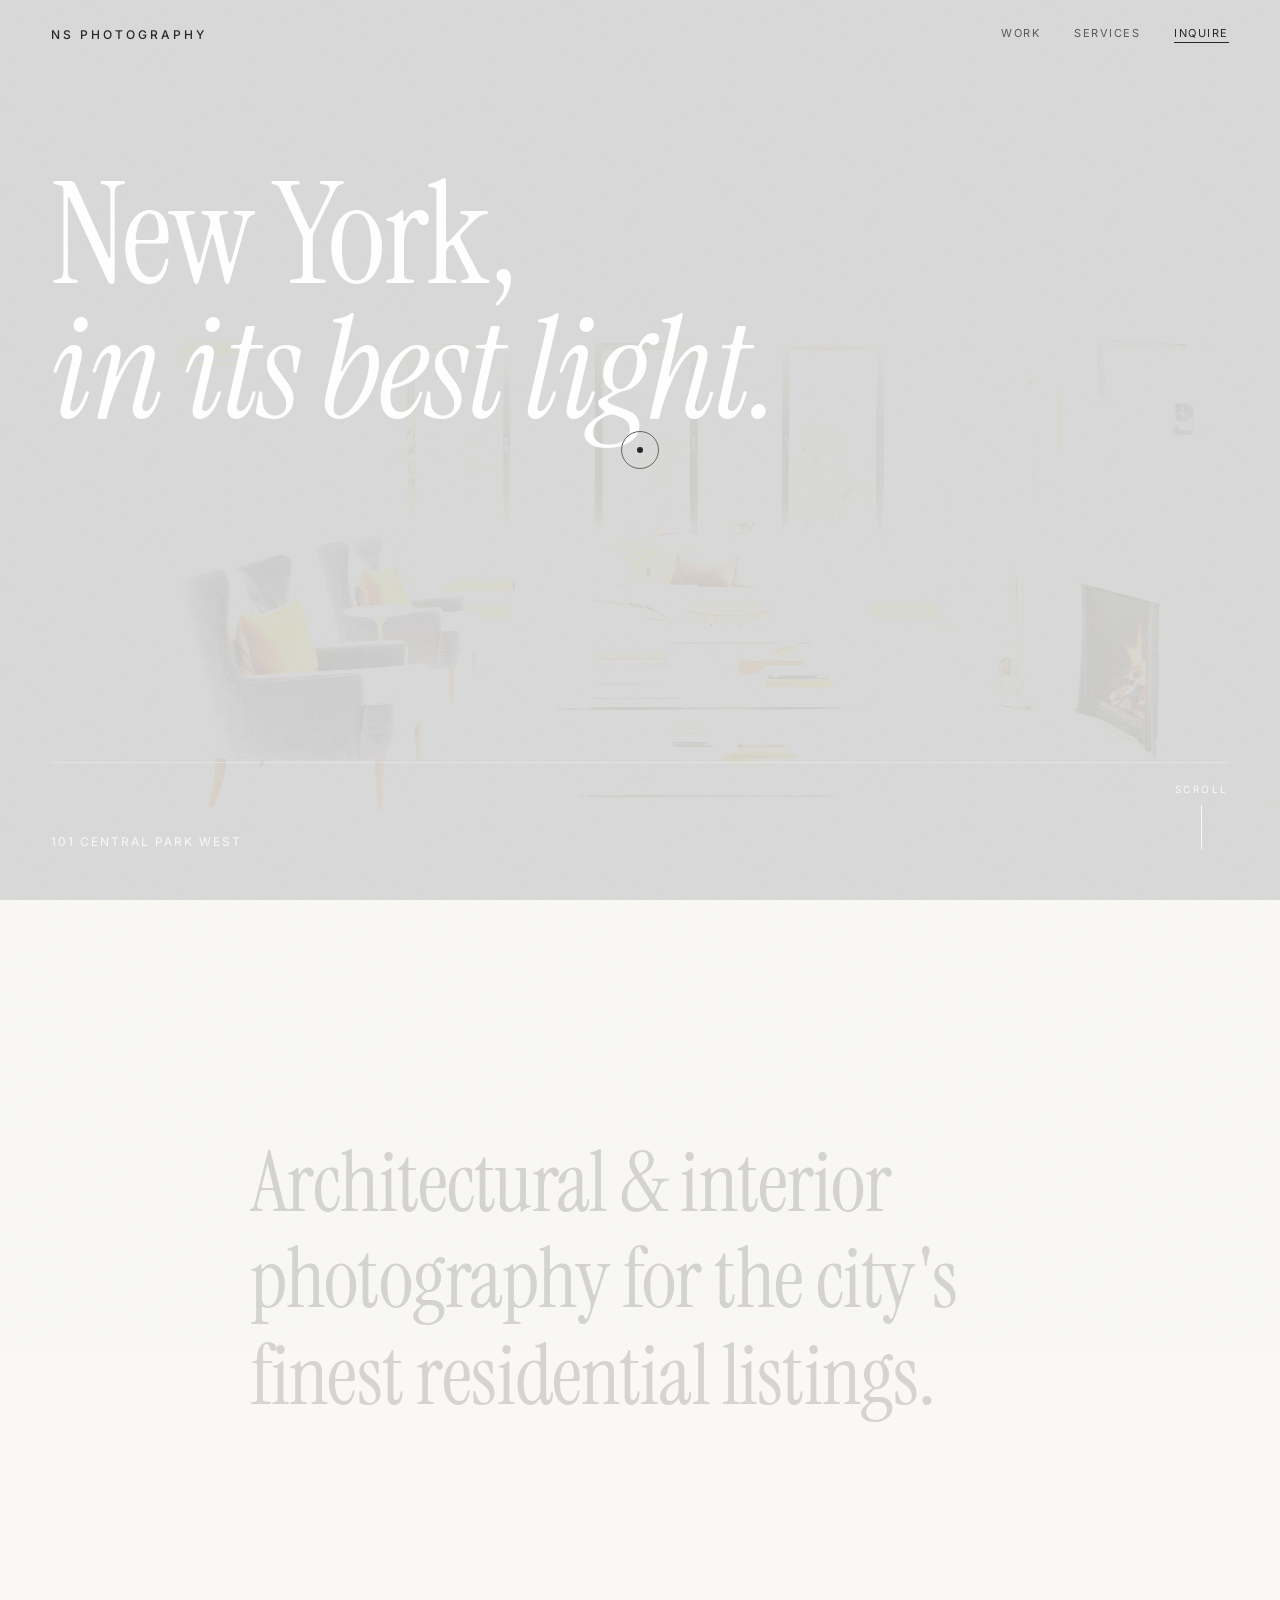
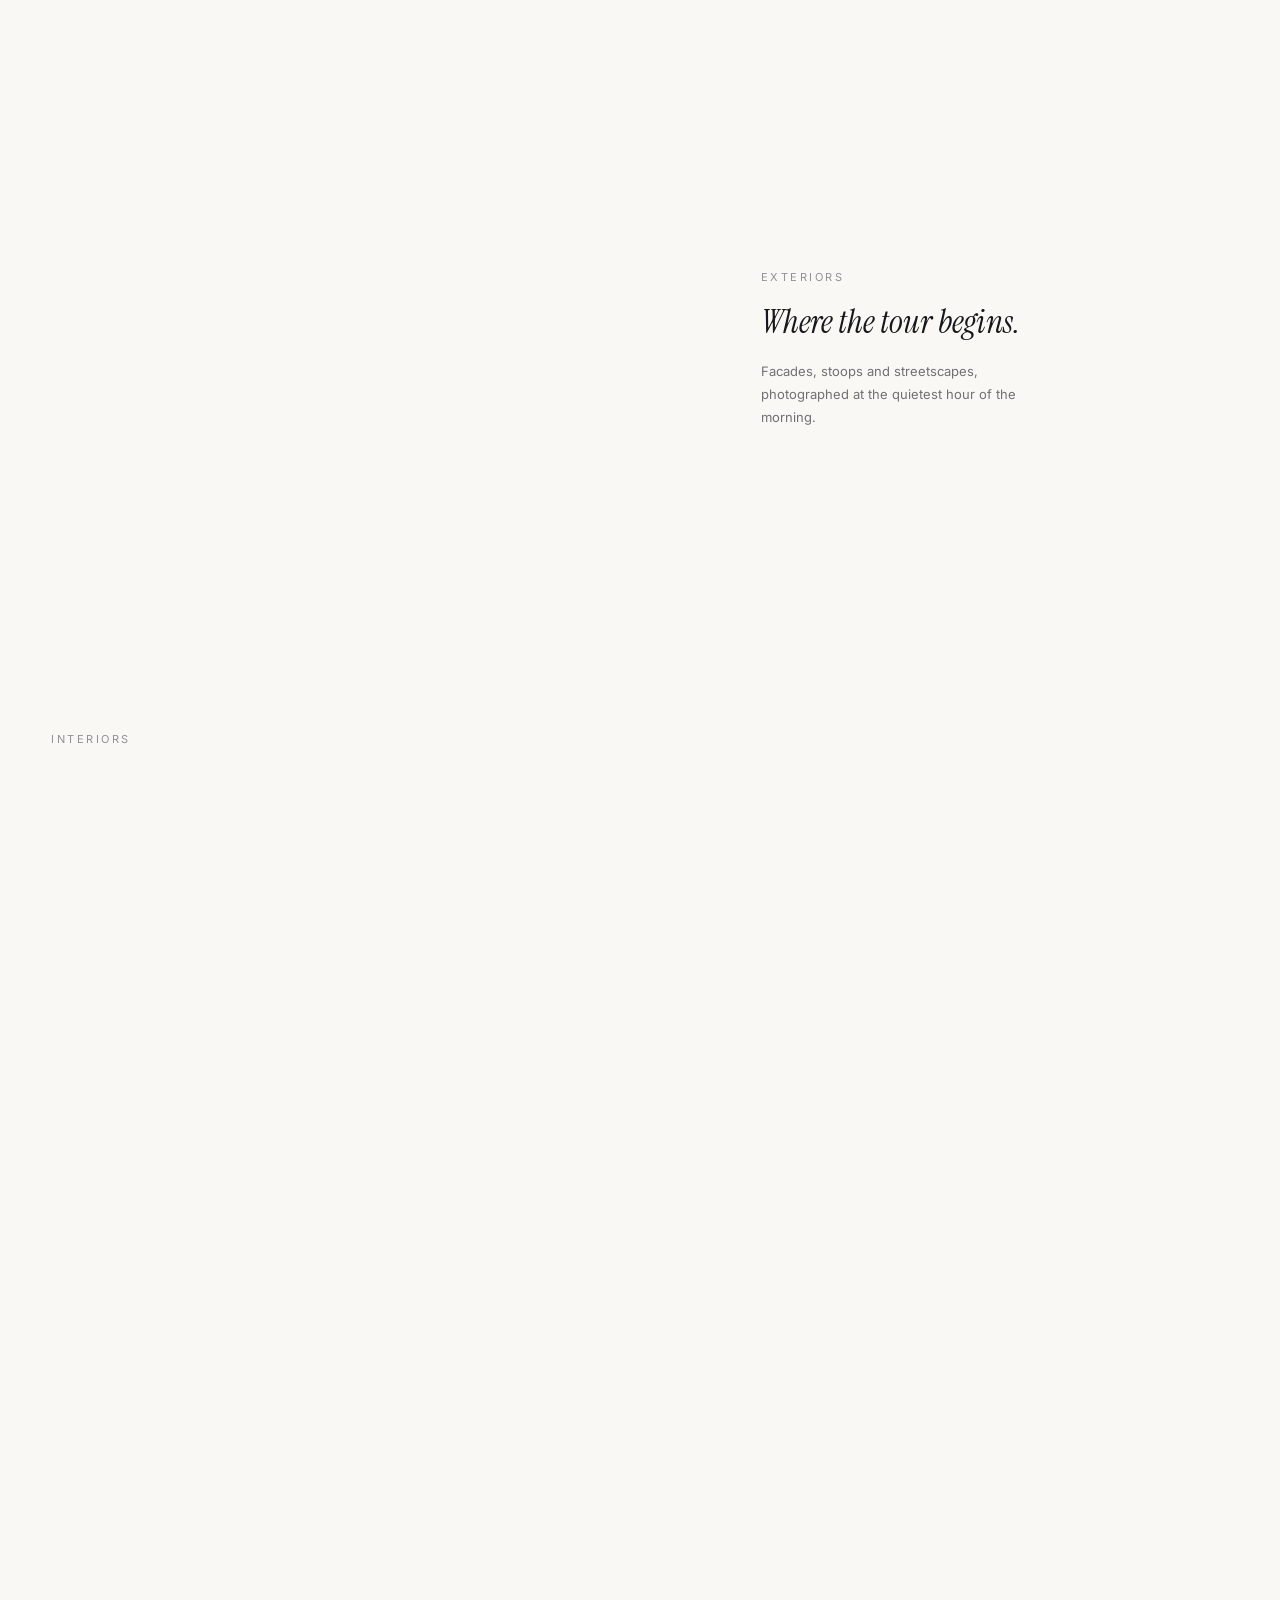
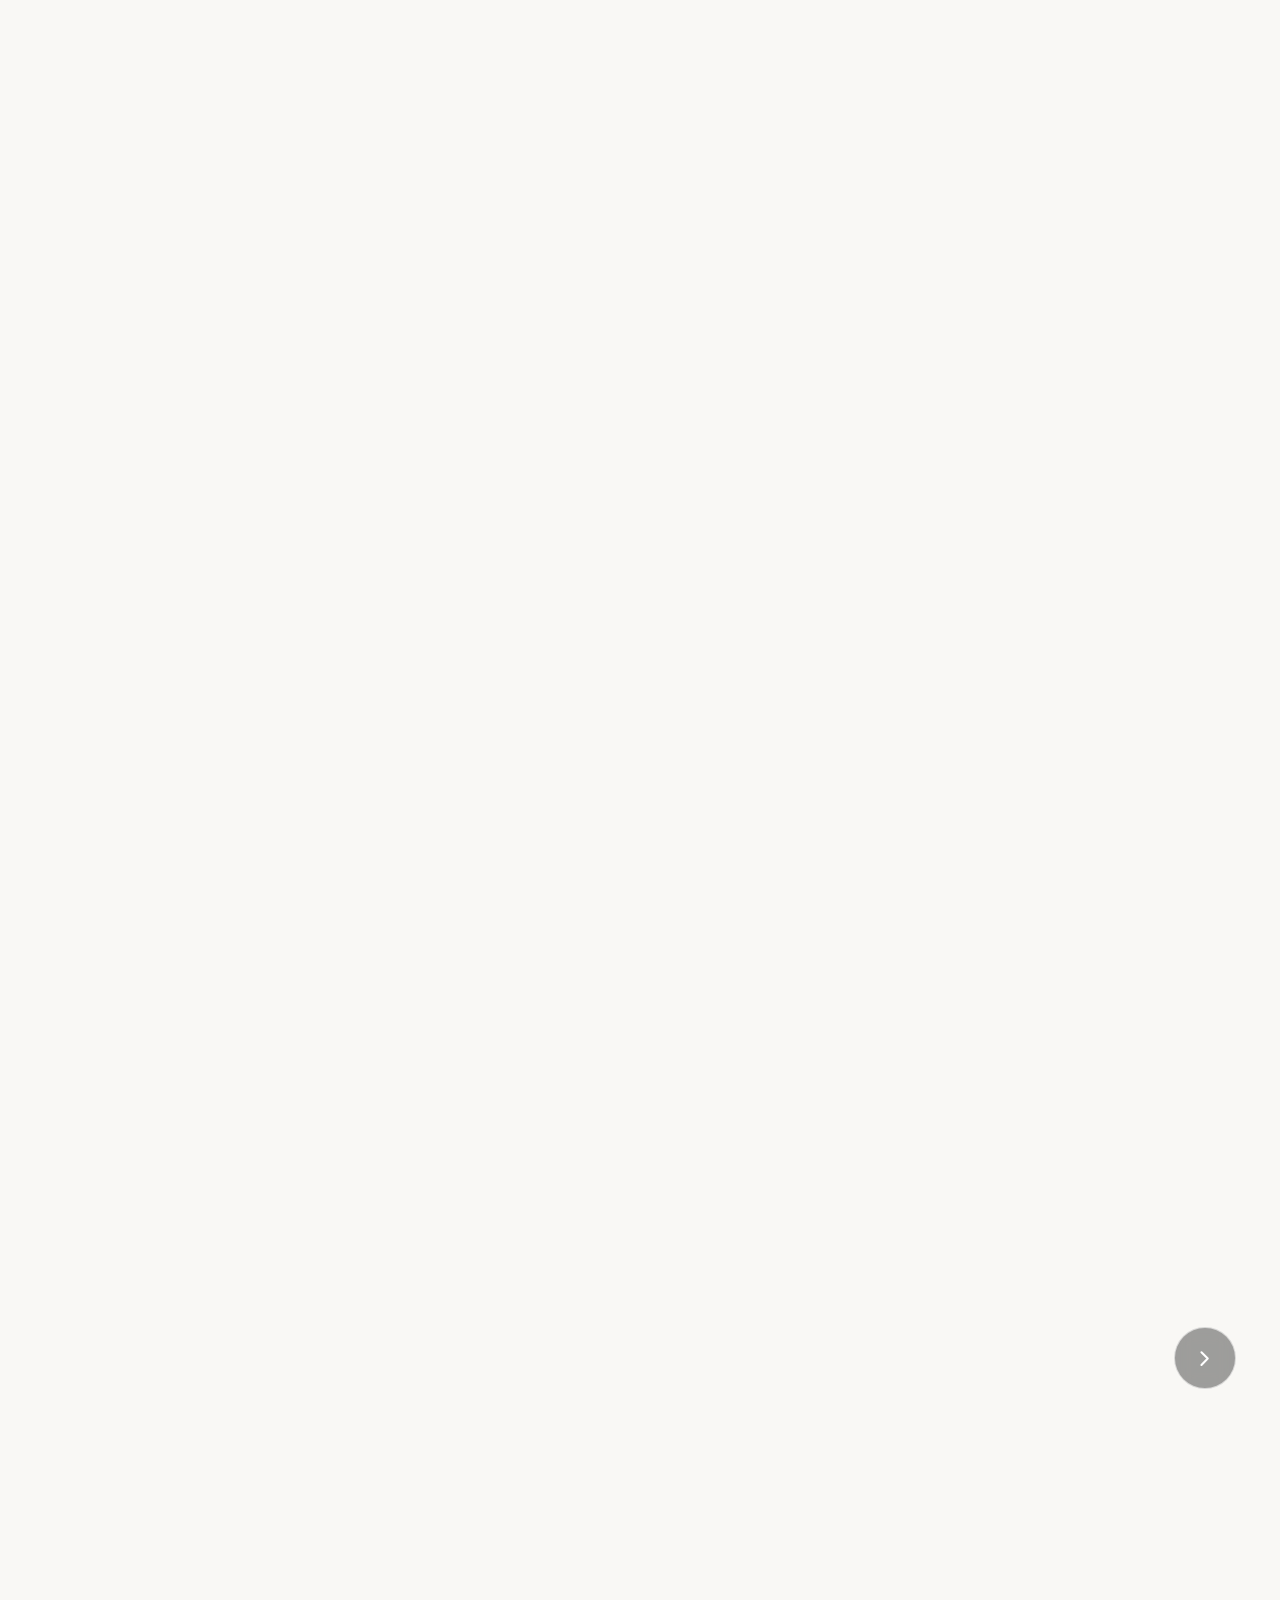
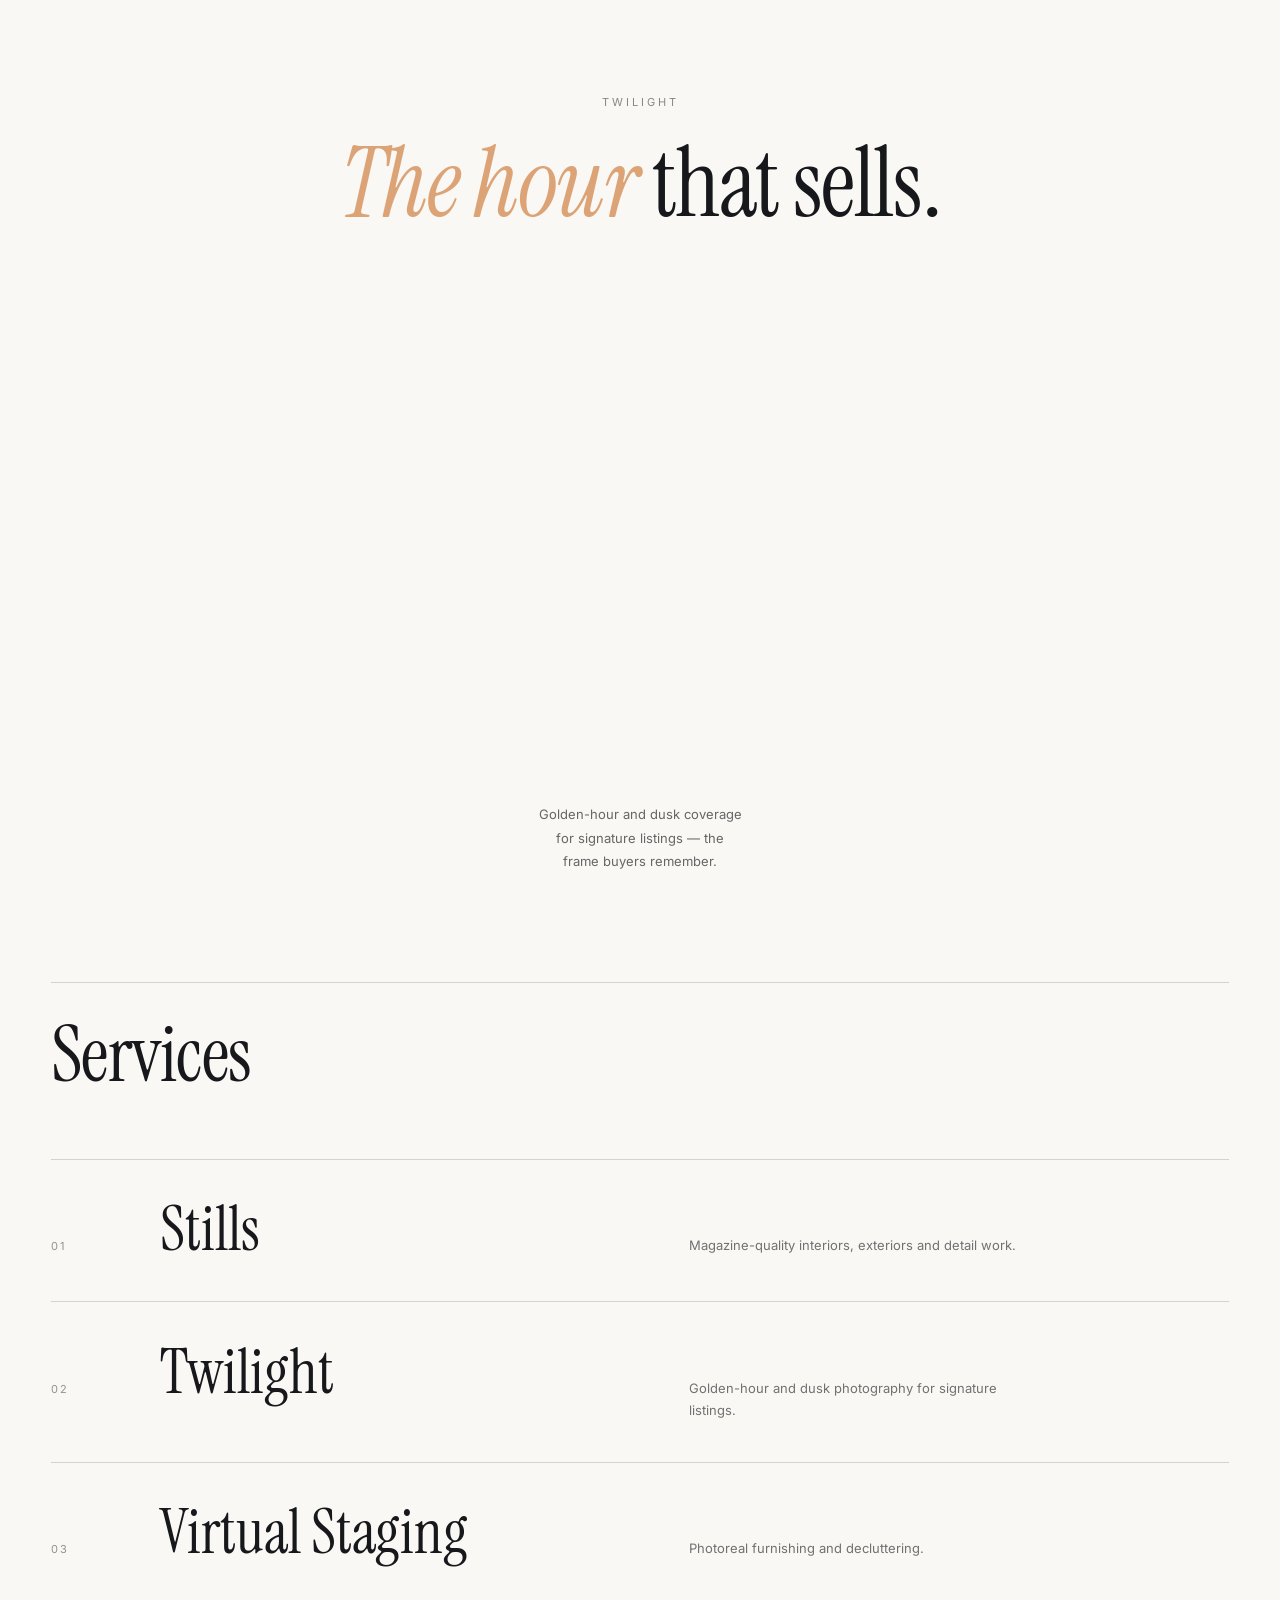
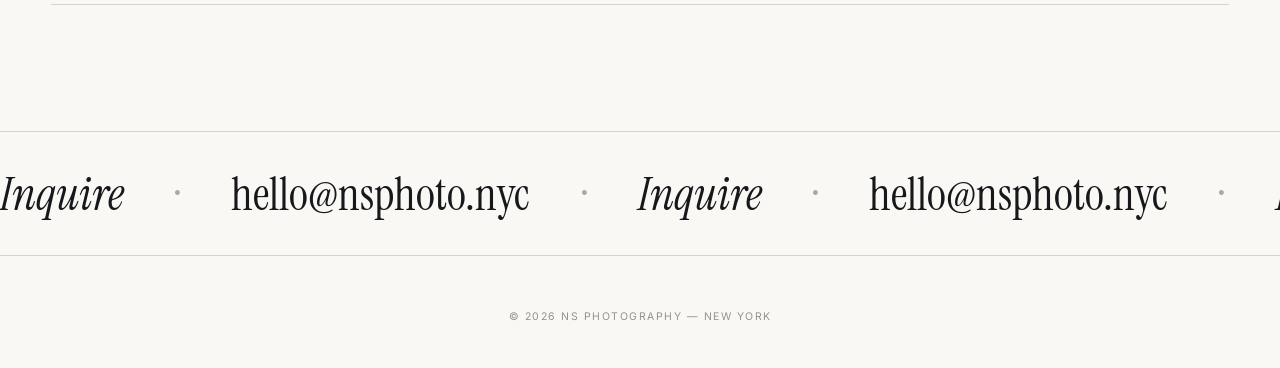
<file: index.html>
<!doctype html>
<html lang="en">
<head>
  <meta charset="UTF-8" />
  <meta name="viewport" content="width=device-width, initial-scale=1" />
  <title>NS Photography — Architectural &amp; Interior Photography, NYC</title>
  <meta name="description" content="Architectural and interior photography for New York's finest residential listings. Manhattan · Brooklyn." />
  <meta name="theme-color" content="#f7f6f3" />

  <link rel="icon" href="favicon.svg" type="image/svg+xml" />
  <link rel="icon" href="favicon.ico" sizes="32x32" />
  <link rel="apple-touch-icon" href="apple-touch-icon.png" />

  <!-- Open Graph / iMessage, WhatsApp, Slack, Facebook link previews -->
  <meta property="og:type" content="website" />
  <meta property="og:site_name" content="NS Photography" />
  <meta property="og:title" content="NS Photography — Architectural &amp; Interior Photography, NYC" />
  <meta property="og:description" content="Architectural and interior photography for New York's finest residential listings. Manhattan · Brooklyn." />
  <meta property="og:url" content="https://nsphoto.nyc/" />
  <meta property="og:image" content="https://nsphoto.nyc/images/og-image.jpg" />
  <meta property="og:image:width" content="1200" />
  <meta property="og:image:height" content="630" />

  <!-- Twitter Card fallback -->
  <meta name="twitter:card" content="summary_large_image" />
  <meta name="twitter:title" content="NS Photography — Architectural &amp; Interior Photography, NYC" />
  <meta name="twitter:description" content="Architectural and interior photography for New York's finest residential listings. Manhattan · Brooklyn." />
  <meta name="twitter:image" content="https://nsphoto.nyc/images/og-image.jpg" />

  <link rel="preconnect" href="https://fonts.googleapis.com" />
  <link rel="preconnect" href="https://fonts.gstatic.com" crossorigin />
  <link href="https://fonts.googleapis.com/css2?family=Instrument+Serif:ital@0;1&family=Inter:wght@400;500&display=swap" rel="stylesheet" />

  <link rel="stylesheet" href="css/experience.css?v=10" />
</head>
<body>

  <!-- preloader -->
  <div class="preloader" aria-hidden="true">
    <p class="preloader__logo">NS&nbsp;&nbsp;PHOTOGRAPHY</p>
    <p class="preloader__count"><span id="load-count">000</span></p>
  </div>

  <!-- WebGL layer: all photography renders here when available -->
  <canvas id="gl" aria-hidden="true"></canvas>

  <header class="hdr">
    <a class="hdr__logo" href="#top">NS PHOTOGRAPHY</a>
    <nav class="hdr__nav" aria-label="Main">
      <a href="#work">Work</a>
      <a href="#services">Services</a>
      <a href="mailto:hello@nsphoto.nyc" class="hdr__cta">Inquire</a>
    </nav>
  </header>

  <main class="page" id="top">

    <!-- ============ HERO ============ -->
    <section class="hero">
      <figure class="hero__media" data-gl data-hero>
        <img src="images/gallery/lr.jpg" alt="Sunlit living room with park views through three tall windows" fetchpriority="high" />
      </figure>
      <div class="hero__scrim" aria-hidden="true"></div>

      <div class="hero__content">
        <h1 class="hero__title">
          <span class="line"><span>New York,</span></span>
          <span class="line"><span><em>in its best light.</em></span></span>
        </h1>
        <div class="hero__foot">
          <p class="hero__coords">101 Central Park West</p>
          <div class="hero__scrollcue" aria-hidden="true"><span>Scroll</span><i></i></div>
        </div>
      </div>
    </section>

    <!-- ============ MANIFESTO (scroll-fill type) ============ -->
    <section class="manifesto">
      <p class="fill-text">Architectural &amp; interior photography for the city's finest residential listings.</p>
    </section>

    <!-- ============ SELECTED WORK ============ -->
    <section class="work" id="work">
      <div class="row row--feature">
        <figure class="frame frame--portrait" data-gl>
          <img src="images/gallery/front.jpg" alt="Brick townhouse facade with planted stoop" loading="lazy" />
        </figure>
        <div class="row__text reveal">
          <p class="row__label">Exteriors</p>
          <p class="row__quote"><em>Where the tour begins.</em></p>
          <p class="row__body">Facades, stoops and streetscapes, photographed at the quietest hour of the morning.</p>
        </div>
        <span class="big-num" aria-hidden="true">01</span>
      </div>

      <div class="row row--bleed">
        <p class="row__label row__label--bleed reveal">Interiors</p>
        <figure class="frame frame--cinema" data-gl>
          <img src="images/gallery/dr-kit.jpg" alt="Open dining area and kitchen in warm light" loading="lazy" />
        </figure>
      </div>

      <div class="row row--pair">
        <figure class="frame frame--land" data-gl>
          <img src="images/gallery/kit1.jpg" alt="Dark kitchen with marble island and city views" loading="lazy" />
        </figure>
        <figure class="frame frame--land" data-gl>
          <img src="images/gallery/br1.jpg" alt="Bedroom with tall windows and brass chandelier" loading="lazy" />
        </figure>
      </div>

      <div class="row row--wide">
        <figure class="frame frame--cinema" data-gl>
          <img src="images/gallery/lr-downstairs-1.jpg" alt="Double-height loft living room with fireplace" loading="lazy" />
        </figure>
        <span class="big-num big-num--right" aria-hidden="true">02</span>
      </div>
    </section>

    <!-- ============ HORIZONTAL WALKTHROUGH (native swipe strip) ============ -->
    <section class="hscroll" id="walkthrough">
      <div class="hscroll__track">
        <figure class="panel" data-gl>
          <img src="images/gallery/lr1-2.jpg" alt="Corner living room over the Hudson at dusk" loading="lazy" />
        </figure>
        <figure class="panel" data-gl>
          <img src="images/gallery/kit2.jpg" alt="Pale blue prewar kitchen with breakfast bar" loading="lazy" />
        </figure>
        <figure class="panel" data-gl>
          <img src="images/gallery/bth1-b.jpg" alt="Antique bathtub beneath a tall garden window" loading="lazy" />
        </figure>
        <figure class="panel" data-gl>
          <img src="images/gallery/lr-3.jpg" alt="Living room with dark shelving and herringbone floor" loading="lazy" />
        </figure>
        <div class="panel panel--end">
          <p><em>Full shoots,</em><br />delivered next day.</p>
          <a href="mailto:hello@nsphoto.nyc" data-cursor-hover>Book a shoot</a>
        </div>
      </div>
      <div class="hscroll__cue-wrap">
        <button type="button" class="hscroll__cue" aria-label="See more photos">
          <svg viewBox="0 0 24 24" fill="none" stroke="currentColor" stroke-width="2" stroke-linecap="round" stroke-linejoin="round" aria-hidden="true">
            <path d="M9 6l6 6-6 6" />
          </svg>
        </button>
      </div>
    </section>

    <!-- ============ TWILIGHT (crossfade plays on entry) ============ -->
    <section class="twilight" id="twilight">
      <p class="chapter reveal">Twilight</p>
      <h2 class="twilight__title reveal"><em>The hour</em> that sells.</h2>
      <figure class="frame frame--dusk" data-gl data-scrub>
        <img src="images/gallery/view-day.jpg" alt="Daytime view over the Hudson River from a high floor" loading="lazy" />
        <img class="night-img" src="images/gallery/view-night.jpg" alt="The same Hudson River view at sunset" loading="lazy" />
      </figure>
      <p class="twilight__copy reveal">Golden-hour and dusk coverage for signature listings — the frame buyers remember.</p>
    </section>

    <!-- ============ SERVICES ============ -->
    <section class="services" id="services">
      <header class="work__head reveal">
        <h2>Services</h2>
      </header>

      <ul class="svc-list">
        <li class="svc" data-key="stills">
          <span class="svc__idx">01</span>
          <span class="svc__name">Stills</span>
          <span class="svc__desc">Magazine-quality interiors, exteriors and detail work.</span>
        </li>
        <li class="svc" data-key="twilight">
          <span class="svc__idx">02</span>
          <span class="svc__name">Twilight</span>
          <span class="svc__desc">Golden-hour and dusk photography for signature listings.</span>
        </li>
        <li class="svc" data-key="staging">
          <span class="svc__idx">03</span>
          <span class="svc__name">Virtual Staging</span>
          <span class="svc__desc">Photoreal furnishing and decluttering.</span>
        </li>
      </ul>

    </section>

    <!-- ============ FOOTER ============ -->
    <footer class="foot" id="inquire">
      <a class="marquee" href="mailto:hello@nsphoto.nyc" data-cursor-hover aria-label="Inquire — hello@nsphoto.nyc">
        <div class="marquee__inner" aria-hidden="true">
          <span class="marquee__half">
            <em>Inquire</em><i>·</i><span>hello@nsphoto.nyc</span><i>·</i><em>Inquire</em><i>·</i><span>hello@nsphoto.nyc</span><i>·</i><em>Inquire</em><i>·</i><span>hello@nsphoto.nyc</span><i>·</i>
          </span>
          <span class="marquee__half">
            <em>Inquire</em><i>·</i><span>hello@nsphoto.nyc</span><i>·</i><em>Inquire</em><i>·</i><span>hello@nsphoto.nyc</span><i>·</i><em>Inquire</em><i>·</i><span>hello@nsphoto.nyc</span><i>·</i>
          </span>
        </div>
      </a>

      <div class="foot__bar">
        <span>© 2026 NS Photography — New York</span>
      </div>
    </footer>

  </main>

  <!-- custom cursor -->
  <div class="cursor" aria-hidden="true">
    <div class="cursor__dot"></div>
    <div class="cursor__ring"></div>
  </div>

  <script src="js/experience.js?v=10"></script>
</body>
</html>
</file>
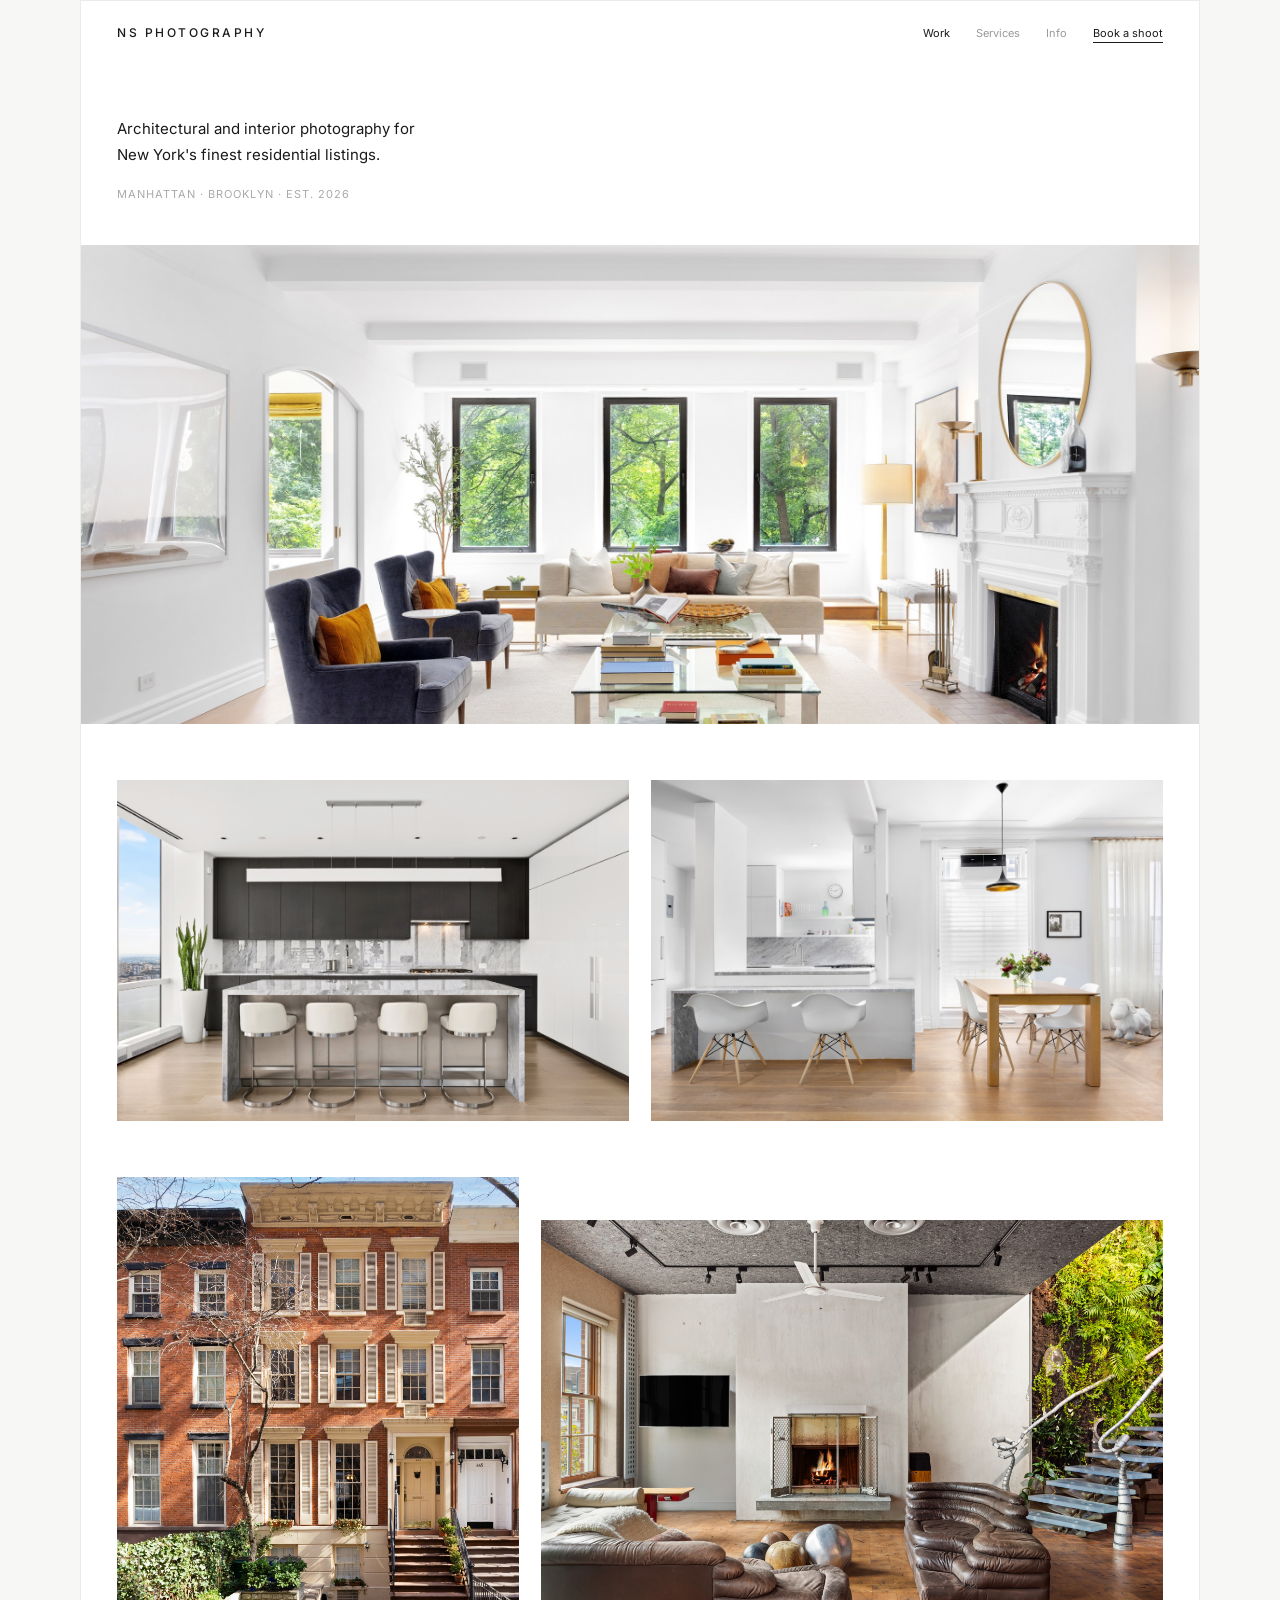
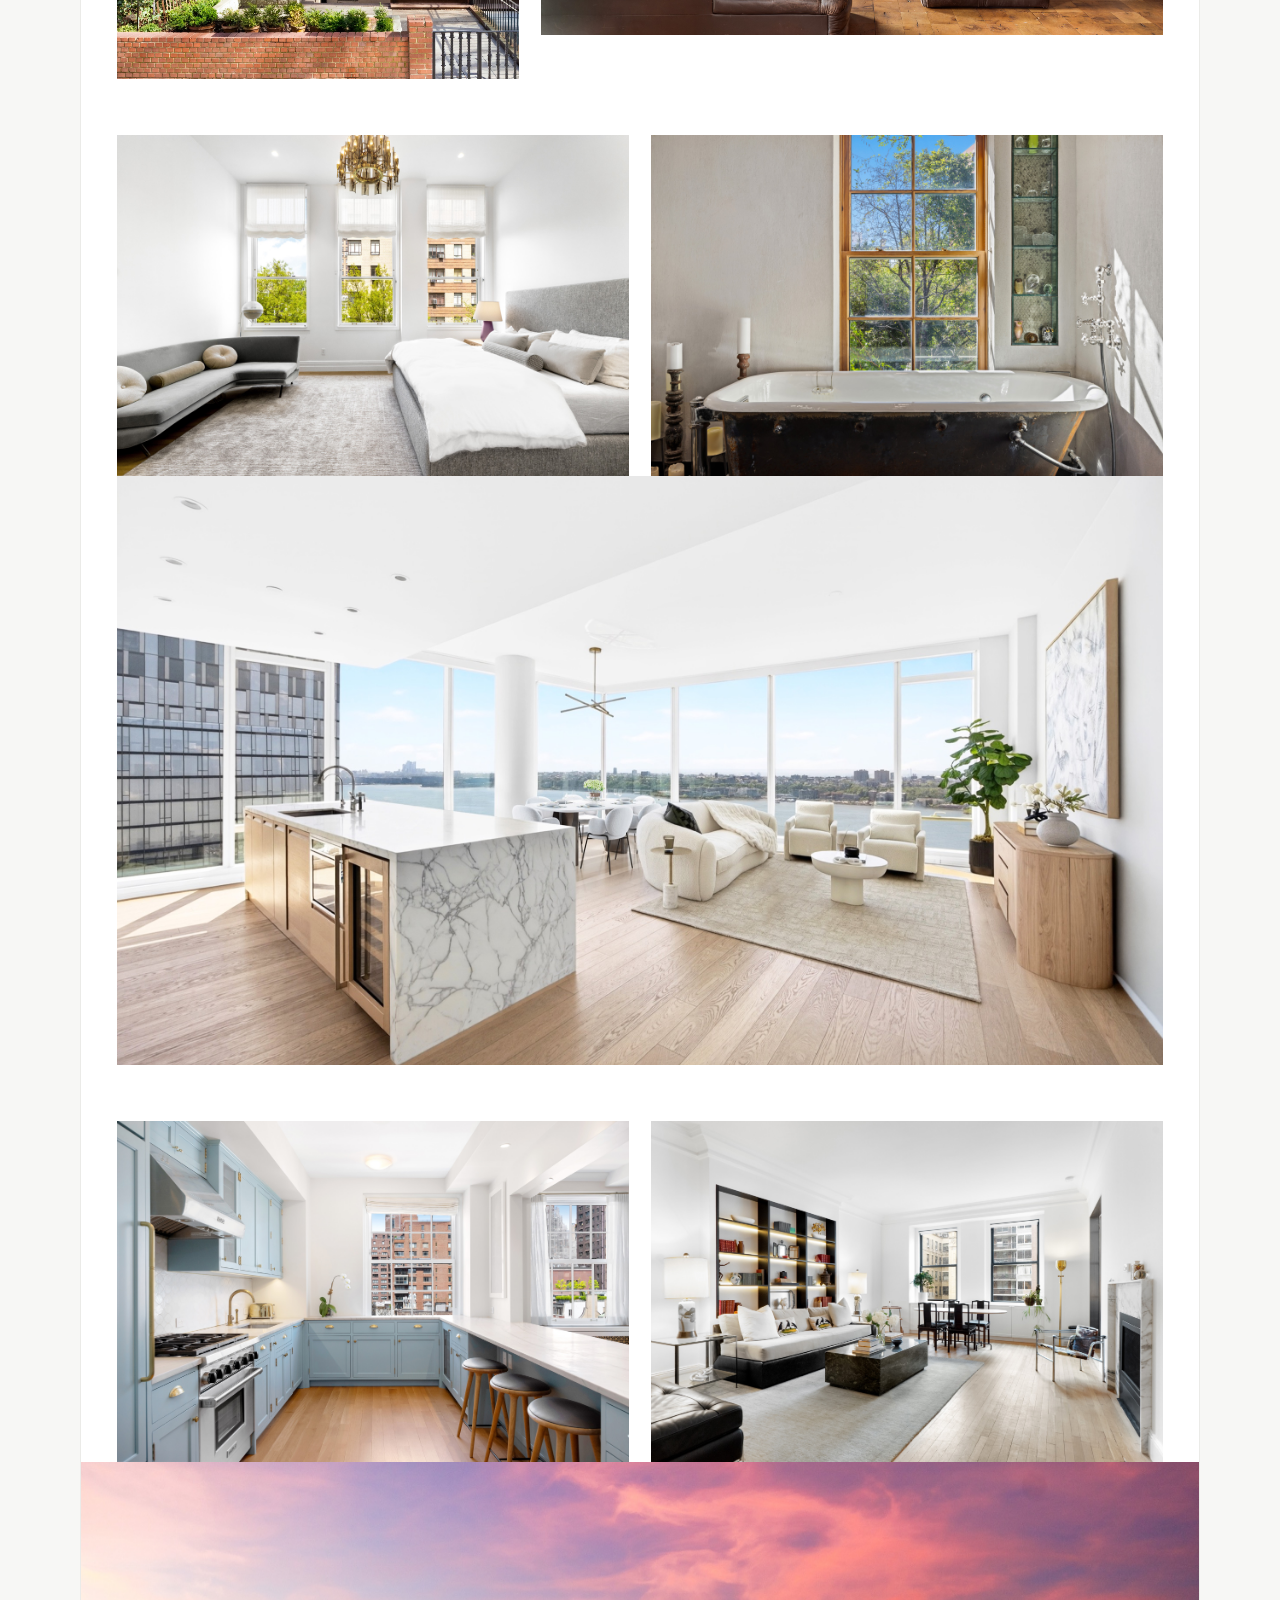
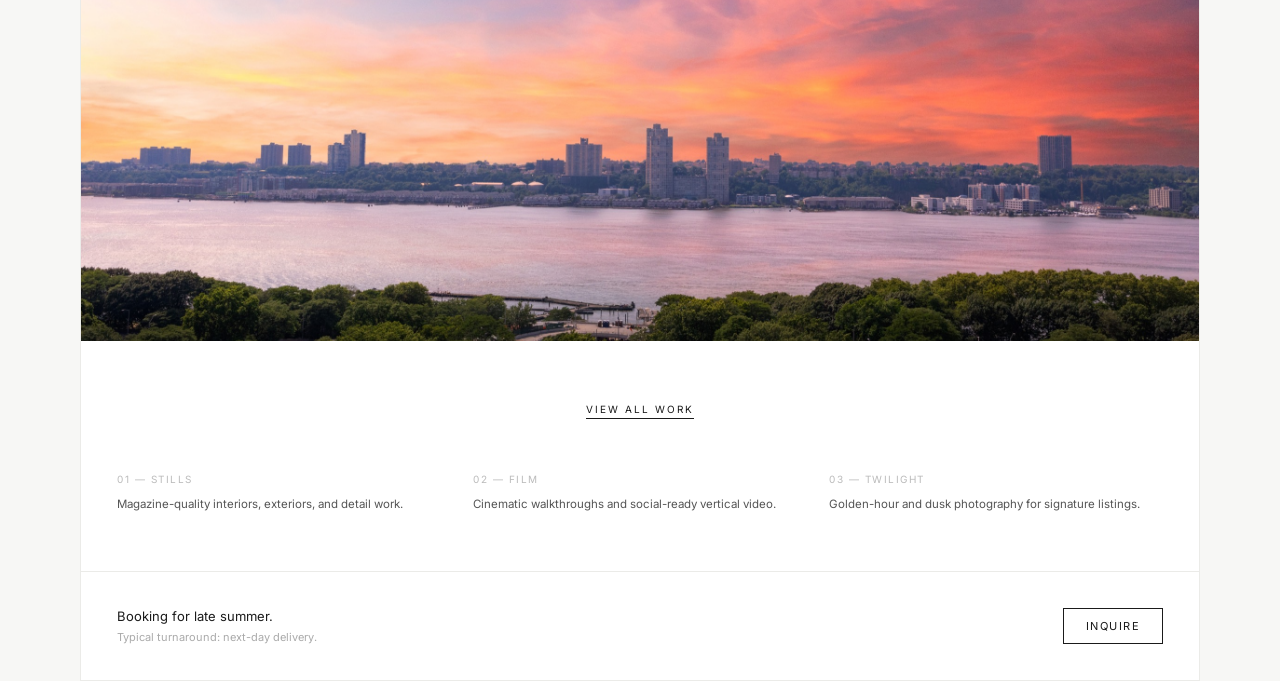
<file: classic.html>
<!doctype html>
<html lang="en">
<head>
  <meta charset="UTF-8" />
  <meta name="viewport" content="width=device-width, initial-scale=1" />
  <title>NS Photography — Architectural &amp; Interior Photography, NYC</title>
  <meta name="description" content="Architectural and interior photography for New York's finest residential listings. Manhattan · Brooklyn." />

  <link rel="icon" href="favicon.svg" type="image/svg+xml" />
  <link rel="icon" href="favicon.ico" sizes="32x32" />
  <link rel="apple-touch-icon" href="apple-touch-icon.png" />

  <link rel="preconnect" href="https://fonts.googleapis.com" />
  <link rel="preconnect" href="https://fonts.gstatic.com" crossorigin />
  <link href="https://fonts.googleapis.com/css2?family=Inter:wght@400;500&display=swap" rel="stylesheet" />

  <link rel="stylesheet" href="css/style.css" />
</head>
<body>

  <div class="site">

    <header class="site-header" id="site-header">
      <a class="logo" href="#top">NS PHOTOGRAPHY</a>

      <button class="nav-toggle" id="nav-toggle" aria-expanded="false" aria-controls="nav-links">MENU</button>

      <nav>
        <ul class="nav-links" id="nav-links">
          <li><a href="#work" class="is-active">Work</a></li>
          <li><a href="#services">Services</a></li>
          <li><a href="#info">Info</a></li>
          <li><a href="#book" class="is-cta">Book a shoot</a></li>
        </ul>
      </nav>
    </header>

    <section class="intro" id="top">
      <p class="intro-statement">Architectural and interior photography for New York's finest residential listings.</p>
      <p class="intro-meta">MANHATTAN · BROOKLYN · EST. 2026</p>
    </section>

    <section class="gallery" id="work" aria-label="Selected work">
      <!--
        Gallery images live in images/gallery/ (web-optimized copies).
        Landscape photos display at their native 3:2 — swap a src to change a slot.
      -->

      <figure class="gallery-item gallery-hero" style="--ph-color:#DCDCDA;">
        <img src="images/gallery/lr.jpg" alt="Living room with park views" />
      </figure>

      <div class="gallery-pair">
        <figure class="gallery-item" style="--ph-color:#D2D4D1;">
          <img src="images/gallery/kit1.jpg" alt="Kitchen with city views" loading="lazy" />
        </figure>
        <figure class="gallery-item" style="--ph-color:#E4E2DE;">
          <img src="images/gallery/dr-kit.jpg" alt="Dining area and kitchen" loading="lazy" />
        </figure>
      </div>

      <div class="gallery-feature">
        <figure class="gallery-item is-portrait" style="--ph-color:#D8D6D0;">
          <img src="images/gallery/front.jpg" alt="Townhouse exterior" loading="lazy" />
        </figure>
        <figure class="gallery-item" style="--ph-color:#DEDFDC;">
          <img src="images/gallery/lr-downstairs-1.jpg" alt="Downstairs living room" loading="lazy" />
        </figure>
      </div>

      <div class="gallery-pair">
        <figure class="gallery-item" style="--ph-color:#DCDCDA;">
          <img src="images/gallery/br1.jpg" alt="Bedroom" loading="lazy" />
        </figure>
        <figure class="gallery-item" style="--ph-color:#D2D4D1;">
          <img src="images/gallery/bth1-b.jpg" alt="Bathroom with garden window" loading="lazy" />
        </figure>
      </div>

      <figure class="gallery-item gallery-wide" style="--ph-color:#E4E2DE;">
        <img src="images/gallery/lr1-2.jpg" alt="Living room" loading="lazy" />
      </figure>

      <div class="gallery-pair">
        <figure class="gallery-item" style="--ph-color:#D8D6D0;">
          <img src="images/gallery/kit2.jpg" alt="Kitchen, alternate angle" loading="lazy" />
        </figure>
        <figure class="gallery-item" style="--ph-color:#DEDFDC;">
          <img src="images/gallery/lr-3.jpg" alt="Living room with fireplace" loading="lazy" />
        </figure>
      </div>

      <figure class="gallery-item gallery-hero" style="--ph-color:#DCDCDA;">
        <img src="images/gallery/view-sunset.jpg" alt="Sunset view over the city" loading="lazy" />
      </figure>

      <div class="view-all">
        <a href="#work">View all work</a>
      </div>
    </section>

    <section class="services" id="services" aria-label="Services">
      <div class="service">
        <p class="service-index">01 — Stills</p>
        <p class="service-desc">Magazine-quality interiors, exteriors, and detail work.</p>
      </div>
      <div class="service">
        <p class="service-index">02 — Film</p>
        <p class="service-desc">Cinematic walkthroughs and social-ready vertical video.</p>
      </div>
      <div class="service">
        <p class="service-index">03 — Twilight</p>
        <p class="service-desc">Golden-hour and dusk photography for signature listings.</p>
      </div>
    </section>

    <footer class="site-footer" id="book">
      <div class="footer-note">
        <p class="footer-headline">Booking for late summer.</p>
        <p class="footer-sub">Typical turnaround: next-day delivery.</p>
      </div>
      <a class="inquire" href="mailto:hello@nsphoto.nyc">Inquire</a>
    </footer>

  </div>

  <script src="js/main.js"></script>
</body>
</html>
</file>
<file: css/experience.css>
/* ============================================================
   NS Photography — Immersive experience (July 2026)
   WebGL-backed photography + scroll-driven CSS.
   Layering: body bg < #gl canvas (z1) < .page (z2) < noise (25)
             < header/progress (30) < preloader (50) < cursor (60)
   ============================================================ */

:root {
  --bg: oklch(97.9% 0.004 95);
  --ink: oklch(21% 0.005 270);
  --bg-dark: oklch(15% 0.014 285);
  --ink-dark: oklch(92.5% 0.014 85);
  --accent: oklch(76% 0.09 60);

  --serif: "Instrument Serif", "Times New Roman", serif;
  --sans: "Inter", -apple-system, BlinkMacSystemFont, "Segoe UI", Helvetica, sans-serif;

  --pad: clamp(20px, 4vw, 56px);
  --ease: cubic-bezier(0.22, 1, 0.36, 1);
  --ease-io: cubic-bezier(0.83, 0, 0.17, 1);

  --hair: color-mix(in oklch, currentColor 16%, transparent);
}

* { box-sizing: border-box; }

html {
  scroll-behavior: smooth;
  -webkit-text-size-adjust: 100%;
  /* no visible scrollbar — the top progress hairline marks position */
  scrollbar-width: none;
}

html::-webkit-scrollbar {
  display: none;
}

body {
  margin: 0;
  font-family: var(--sans);
  background: var(--bg);
  color: var(--ink);
  -webkit-font-smoothing: antialiased;
  transition: background-color 0.9s var(--ease), color 0.9s var(--ease);
  overflow-x: clip;
}

body.is-dark {
  background: var(--bg-dark);
  color: var(--ink-dark);
}

::selection {
  background: color-mix(in oklch, var(--accent) 45%, transparent);
}

img { max-width: 100%; display: block; }

a { color: inherit; }

/* filmic noise over everything except chrome */
body::after {
  content: "";
  position: fixed;
  inset: -50%;
  z-index: 25;
  pointer-events: none;
  background-image: url("data:image/svg+xml,%3Csvg xmlns='http://www.w3.org/2000/svg' width='240' height='240'%3E%3Cfilter id='n'%3E%3CfeTurbulence type='fractalNoise' baseFrequency='0.9' numOctaves='2' stitchTiles='stitch'/%3E%3C/filter%3E%3Crect width='100%25' height='100%25' filter='url(%23n)'/%3E%3C/svg%3E");
  opacity: 0.032;
}

/* ---------- WebGL canvas ---------- */

#gl {
  position: fixed;
  inset: 0;
  width: 100%;
  height: 100%;
  z-index: 1;
  pointer-events: none;
}

.page {
  position: relative;
  z-index: 2;
}

/* Photography frames: DOM <img> is the layout + fallback;
   once WebGL is live the img fades out and the canvas takes over. */
[data-gl] {
  position: relative;
  overflow: hidden;
  margin: 0;
}

[data-gl] img {
  width: 100%;
  height: 100%;
  object-fit: cover;
}

html:not(.gl-active) [data-gl] {
  background: color-mix(in oklch, var(--ink) 8%, var(--bg));
}

html.gl-active [data-gl] img {
  opacity: 0;
}

/* When GL is off (touch devices, or no WebGL) the DOM images render
   directly — fully static, with a scroll-linked fade-in only.
   The twilight night-img keeps its own crossfade rule (more specific). */
@supports (animation-timeline: view()) {
  /* .night-img is excluded: its opacity belongs to the crossfade
     transition, and an animation here would override it */
  html:not(.gl-active) [data-gl] img:not(.night-img) {
    animation: img-fade linear both;
    animation-timeline: view();
    animation-range: entry 0% entry 70%;
  }
  @keyframes img-fade {
    from { opacity: 0; }
  }
}

/* ---------- header ---------- */

.hdr {
  position: fixed;
  inset-inline: 0;
  top: 0;
  z-index: 30;
  display: flex;
  justify-content: space-between;
  align-items: center;
  padding: 26px var(--pad);
  color: #fff;
  mix-blend-mode: difference;
  opacity: 0;
  translate: 0 -8px;
  transition: opacity 1s var(--ease) 0.7s, translate 1s var(--ease) 0.7s;
}

html.is-loaded .hdr {
  opacity: 1;
  translate: 0 0;
}

.hdr__logo {
  font-size: 12px;
  letter-spacing: 3px;
  font-weight: 500;
  text-decoration: none;
}

.hdr__nav {
  display: flex;
  gap: clamp(18px, 3vw, 34px);
  font-size: 11px;
  letter-spacing: 1.5px;
  text-transform: uppercase;
}

.hdr__nav a {
  text-decoration: none;
  opacity: 0.72;
  transition: opacity 0.3s;
}

.hdr__nav a:hover { opacity: 1; }

.hdr__nav a.hdr__cta {
  opacity: 1;
  border-bottom: 1px solid currentColor;
  padding-bottom: 2px;
}

@supports (animation-timeline: scroll()) {
  .hdr {
    animation: hdr-shrink linear both;
    animation-timeline: scroll(root);
    animation-range: 0 240px;
  }
  @keyframes hdr-shrink {
    to { padding-block: 14px; }
  }
}

/* ---------- preloader ---------- */

.preloader {
  position: fixed;
  inset: 0;
  z-index: 50;
  background: var(--bg);
  display: grid;
  place-items: center;
}

.preloader__logo {
  font-size: 12px;
  letter-spacing: 6px;
  margin: 0;
  animation: pulse 1.6s ease-in-out infinite;
}

@keyframes pulse { 50% { opacity: 0.35; } }

.preloader__count {
  position: absolute;
  right: var(--pad);
  bottom: 2vh;
  margin: 0;
  font-family: var(--serif);
  font-size: clamp(5rem, 14vw, 12rem);
  line-height: 1;
  font-variant-numeric: tabular-nums;
  color: color-mix(in oklch, var(--ink) 22%, transparent);
}

html.is-loaded .preloader {
  clip-path: inset(0 0 100% 0);
  transition: clip-path 1s var(--ease-io) 0.15s;
  pointer-events: none;
}

/* ---------- hero ---------- */

.hero {
  position: relative;
  height: 100svh;
  min-height: 560px;
}

.hero__media {
  position: absolute;
  inset: 0;
}

/* very slight flat grey wash — just enough for the type, keeps the whites.
   The photo appears alone first; the wash fades in with the text. */
.hero__scrim {
  position: absolute;
  inset: 0;
  background: oklch(20% 0 0 / 0.16);
  opacity: 0;
  transition: opacity 1.4s var(--ease) 1s;
  pointer-events: none;
}

html.is-loaded .hero__scrim {
  opacity: 1;
}

.hero__content {
  position: absolute;
  inset: 0;
  display: flex;
  flex-direction: column;
  justify-content: flex-start;
  padding: var(--pad);
  color: #fff;
}

.hero__title {
  /* sits above the windows in the hero photo, clear of the header */
  margin: clamp(80px, 13svh, 150px) 0 0;
  font-family: var(--serif);
  font-weight: 400;
  font-size: clamp(3.4rem, 11vw, 10.5rem);
  line-height: 0.96;
  letter-spacing: -0.015em;
}

.hero__title .line {
  display: block;
  overflow: hidden;
  /* keep serif descenders (g, y) unclipped despite the tight line-height */
  padding-bottom: 0.16em;
  margin-bottom: -0.16em;
}

.hero__title .line > span {
  display: block;
  translate: 0 112%;
  transition: translate 1.25s var(--ease);
}

html.is-loaded .hero__title .line:nth-child(1) > span { translate: 0 0; transition-delay: 1.05s; }
html.is-loaded .hero__title .line:nth-child(2) > span { translate: 0 0; transition-delay: 1.18s; }

.hero__foot {
  margin-top: auto;
  display: flex;
  justify-content: space-between;
  align-items: flex-end;
  gap: 24px;
  border-top: 1px solid oklch(100% 0 0 / 0.28);
  padding-top: 20px;
  opacity: 0;
  transition: opacity 1.2s var(--ease) 1.55s;
}

html.is-loaded .hero__foot { opacity: 1; }

.hero__coords {
  margin: 0;
  font-size: 12px;
  letter-spacing: 2px;
  text-transform: uppercase;
  opacity: 0.85;
  text-align: left;
}

.hero__scrollcue {
  display: flex;
  flex-direction: column;
  align-items: center;
  gap: 10px;
  font-size: 10px;
  letter-spacing: 2.5px;
  text-transform: uppercase;
  opacity: 0.85;
}

.hero__scrollcue i {
  width: 1px;
  height: 44px;
  background: oklch(100% 0 0 / 0.35);
  position: relative;
  overflow: hidden;
}

.hero__scrollcue i::after {
  content: "";
  position: absolute;
  inset: 0;
  background: #fff;
  animation: cue-drop 2.1s var(--ease-io) infinite;
}

@keyframes cue-drop {
  0% { transform: translateY(-100%); }
  55%, 100% { transform: translateY(100%); }
}

/* ---------- manifesto: scroll-fill type ---------- */

.manifesto {
  padding: clamp(140px, 26vh, 300px) var(--pad);
  display: flex;
  justify-content: center;
}

.fill-text {
  margin: 0;
  max-width: 20ch;
  font-family: var(--serif);
  font-size: clamp(2.5rem, 6.6vw, 6rem);
  line-height: 1.14;
  letter-spacing: -0.01em;
  text-wrap: balance;
}

@supports (animation-timeline: view()) {
  .fill-text {
    color: transparent;
    background-image:
      linear-gradient(var(--ink), var(--ink)),
      linear-gradient(
        color-mix(in oklch, var(--ink) 16%, transparent),
        color-mix(in oklch, var(--ink) 16%, transparent)
      );
    background-repeat: no-repeat;
    background-size: 100% 0%, 100% 100%;
    -webkit-background-clip: text;
    background-clip: text;
    animation: text-fill linear both;
    animation-timeline: view();
    animation-range: cover 8% cover 52%;
  }
  @keyframes text-fill {
    to { background-size: 100% 100%, 100% 100%; }
  }
}

/* ---------- generic scroll reveals ---------- */

@supports (animation-timeline: view()) {
  .reveal {
    animation: rise 1s var(--ease) both;
    animation-timeline: view();
    animation-range: entry 0% cover 26%;
  }
  @keyframes rise {
    from { opacity: 0; translate: 0 3rem; }
  }

  /* touch devices: no positional motion — text fades in place */
  @media (pointer: coarse) {
    .reveal { animation-name: fade-only; }
  }
  @keyframes fade-only {
    from { opacity: 0; }
  }
}

/* ---------- work section ---------- */

.work {
  padding: 0 var(--pad);
  display: flex;
  flex-direction: column;
  gap: clamp(60px, 10vh, 140px);
}

.work__head {
  display: flex;
  align-items: baseline;
  gap: clamp(16px, 3vw, 40px);
  border-top: 1px solid var(--hair);
  padding-top: 22px;
}

.work__head h2 {
  margin: 0;
  font-family: var(--serif);
  font-weight: 400;
  font-size: clamp(2.4rem, 6vw, 5rem);
  letter-spacing: -0.01em;
}

.row { position: relative; }

.row--feature {
  display: grid;
  grid-template-columns: repeat(12, 1fr);
  gap: 3vw;
  align-items: center;
}

.frame--portrait {
  grid-column: 2 / 7;
  aspect-ratio: 4 / 5;
}

.row__text {
  grid-column: 8 / 12;
}

.row__label {
  font-size: 11px;
  letter-spacing: 2.5px;
  text-transform: uppercase;
  opacity: 0.45;
  margin: 0 0 18px;
}

/* label sitting above a full-bleed image: re-align to the content edge */
.row__label--bleed {
  padding-inline: var(--pad);
  margin-bottom: 26px;
}

.row__quote {
  margin: 0 0 18px;
  font-family: var(--serif);
  font-size: clamp(1.7rem, 2.6vw, 2.6rem);
  line-height: 1.2;
}

.row__body {
  margin: 0;
  font-size: 13px;
  line-height: 1.75;
  opacity: 0.6;
  max-width: 34ch;
}

.row--bleed {
  margin-inline: calc(-1 * var(--pad));
}

.frame--cinema {
  aspect-ratio: 21 / 10;
}

.row--pair {
  display: grid;
  grid-template-columns: 1fr 1fr;
  gap: 3vw;
  align-items: start;
}

.frame--land {
  aspect-ratio: 3 / 2;
}

.row--wide .frame--cinema {
  aspect-ratio: 16 / 9;
  width: min(100%, 1500px);
  margin-inline: auto;
}

.big-num {
  position: absolute;
  top: -0.35em;
  left: -0.05em;
  z-index: 3;
  font-family: var(--serif);
  font-size: clamp(6rem, 15vw, 14rem);
  line-height: 1;
  color: transparent;
  -webkit-text-stroke: 1px color-mix(in oklch, currentColor 40%, transparent);
  pointer-events: none;
}

.big-num--right {
  left: auto;
  right: 0;
  top: auto;
  bottom: -0.4em;
}

/* ---------- horizontal walkthrough ---------- */

/* flows straight on from the work rows above — no header, modest gap */
.hscroll {
  position: relative;
  margin-top: clamp(60px, 10vh, 140px);
}

/* floating scroll cue: a frosted chevron over the right of the strip,
   vertically centred on the photos, that fades once the strip moves */
.hscroll__cue-wrap {
  position: absolute;
  top: 0;
  bottom: 0;
  right: clamp(14px, 3.5vw, 44px);
  display: flex;
  align-items: center;
  z-index: 4;
  pointer-events: none;
  transition: opacity 0.6s var(--ease);
}

.hscroll.is-scrolled .hscroll__cue-wrap {
  opacity: 0;
}

.hscroll__cue {
  pointer-events: auto;
  width: clamp(50px, 8vw, 62px);
  aspect-ratio: 1;
  border-radius: 50%;
  border: 1px solid oklch(100% 0 0 / 0.6);
  background: oklch(20% 0 0 / 0.4);
  backdrop-filter: blur(10px);
  -webkit-backdrop-filter: blur(10px);
  color: #fff;
  display: grid;
  place-items: center;
  padding: 0;
  cursor: pointer;
  animation: cue-nudge 2.2s var(--ease) infinite;
  transition: background 0.3s var(--ease), scale 0.3s var(--ease);
}

.hscroll__cue:hover {
  background: oklch(20% 0 0 / 0.62);
  scale: 1.06;
}

.hscroll__cue:focus-visible {
  outline: 2px solid #fff;
  outline-offset: 3px;
}

.hscroll__cue svg {
  width: 42%;
  height: 42%;
}

@keyframes cue-nudge {
  0%, 100% { transform: translateX(0); }
  50% { transform: translateX(7px); }
}

/* native swipe/drag strip — never captures vertical scrolling */
.hscroll__track {
  display: flex;
  gap: 3vw;
  padding-inline: var(--pad);
  overflow-x: auto;
  scrollbar-width: none;
  cursor: grab;
}

/* snap only for touch — mouse/trackpad get JS-eased free scroll instead */
@media (pointer: coarse) {
  .hscroll__track { scroll-snap-type: x proximity; }
}

.hscroll__track:active { cursor: grabbing; }

.hscroll__track::-webkit-scrollbar { display: none; }

.panel {
  flex: 0 0 auto;
  width: clamp(300px, 62vw, 1050px);
  aspect-ratio: 3 / 2;
  scroll-snap-align: center;
  user-select: none;
}

.panel img {
  -webkit-user-drag: none;
}

.panel--end {
  display: flex;
  flex-direction: column;
  justify-content: center;
  align-items: flex-start;
  gap: 22px;
  width: clamp(260px, 34vw, 520px);
  aspect-ratio: auto;
}

.panel--end p {
  margin: 0;
  font-family: var(--serif);
  font-size: clamp(1.8rem, 3.2vw, 3rem);
  line-height: 1.15;
}

.panel--end a {
  font-size: 11px;
  letter-spacing: 2px;
  text-transform: uppercase;
  text-decoration: none;
  border-bottom: 1px solid currentColor;
  padding-bottom: 3px;
}

/* ---------- twilight ---------- */

.twilight {
  margin-top: clamp(50px, 8vh, 110px);
  text-align: center;
}

.chapter {
  font-size: 11px;
  letter-spacing: 3px;
  text-transform: uppercase;
  opacity: 0.5;
  margin: 0 0 3vh;
}

.twilight__title {
  margin: 0 var(--pad) clamp(24px, 4svh, 48px);
  font-family: var(--serif);
  font-weight: 400;
  font-size: clamp(2.6rem, 7.5vw, 6.5rem);
  line-height: 1;
  letter-spacing: -0.015em;
}

.twilight__title em {
  color: var(--accent);
}

/* Day-to-night crossfade: no pin — the transition plays on its own
   (GL uMix on desktop, the .night-on opacity transition otherwise)
   once the photo scrolls into view. */
.frame--dusk {
  height: clamp(320px, 56svh, 640px);
  width: 100%;
}

.frame--dusk img {
  position: absolute;
  inset: 0;
}

.frame--dusk .night-img {
  z-index: 1;
  opacity: 0;
  transition: opacity 3s ease-in-out 0.2s;
}

/* DOM crossfade only when GL isn't rendering the scrub itself —
   otherwise this img would fade in over the canvas at a second scale */
html:not(.gl-active) .frame--dusk.night-on .night-img {
  opacity: 1;
}

/* off-screen reset back to day happens as an unanimated snap */
.frame--dusk.night-reset .night-img {
  transition: none;
}

.twilight__copy {
  margin: clamp(20px, 3.5svh, 44px) auto 0;
  max-width: 48ch;
  font-size: 13px;
  line-height: 1.8;
  opacity: 0.65;
  padding-inline: var(--pad);
  text-wrap: balance;
}

/* ---------- services ---------- */

.services {
  margin-top: clamp(70px, 12vh, 160px);
  padding-inline: var(--pad);
}

.svc-list {
  list-style: none;
  margin: clamp(30px, 6vh, 70px) 0 0;
  padding: 0;
}

.svc {
  display: grid;
  grid-template-columns: 70px 1fr 1.1fr;
  align-items: baseline;
  gap: 3vw;
  padding: clamp(26px, 4.5vh, 46px) 0;
  border-top: 1px solid var(--hair);
  transition: padding-left 0.5s var(--ease);
}

.svc:last-child {
  border-bottom: 1px solid var(--hair);
}

.svc:hover {
  padding-left: clamp(10px, 2vw, 28px);
}

.svc__idx {
  font-size: 11px;
  letter-spacing: 2px;
  opacity: 0.45;
}

.svc__name {
  font-family: var(--serif);
  font-size: clamp(2.2rem, 5vw, 3.8rem);
  line-height: 1;
}

.svc__desc {
  font-size: 13px;
  line-height: 1.7;
  opacity: 0.6;
  max-width: 44ch;
}

/* ---------- footer ---------- */

.foot {
  margin-top: clamp(80px, 14vh, 180px);
}

/* clickable marquee: Inquire · Next-day delivery, widely spaced, looping */
.marquee {
  display: block;
  border-block: 1px solid var(--hair);
  overflow: hidden;
  padding: clamp(20px, 3.5vh, 34px) 0;
  text-decoration: none;
  color: inherit;
}

.marquee__inner {
  display: flex;
  width: max-content;
  animation: marquee 60s linear infinite;
}

.marquee:hover .marquee__inner {
  animation-play-state: paused;
}

.marquee__half {
  display: inline-flex;
  align-items: baseline;
  gap: clamp(28px, 4vw, 64px);
  padding-right: clamp(28px, 4vw, 64px);
  font-family: var(--serif);
  font-size: clamp(1.7rem, 3.6vw, 3rem);
  white-space: nowrap;
}

.marquee__half em {
  font-style: italic;
}

.marquee__half i {
  font-style: normal;
  opacity: 0.35;
}

@keyframes marquee {
  to { transform: translateX(-50%); }
}

.foot__bar {
  display: flex;
  justify-content: center;
  padding: clamp(36px, 6vh, 64px) var(--pad) clamp(30px, 5vh, 48px);
  font-size: 10.5px;
  letter-spacing: 1.5px;
  text-transform: uppercase;
}

.foot__bar span { opacity: 0.45; }

/* ---------- custom cursor ---------- */

.cursor {
  position: fixed;
  top: 0;
  left: 0;
  z-index: 60;
  pointer-events: none;
  mix-blend-mode: difference;
  display: none;
}

@media (pointer: fine) {
  .cursor { display: block; }
}

.cursor__dot {
  position: fixed;
  width: 6px;
  height: 6px;
  margin: -3px 0 0 -3px;
  border-radius: 50%;
  background: #fff;
}

.cursor__ring {
  position: fixed;
  width: 38px;
  height: 38px;
  margin: -19px 0 0 -19px;
  border-radius: 50%;
  border: 1px solid oklch(100% 0 0 / 0.65);
  transition: scale 0.4s var(--ease), opacity 0.4s;
}

.cursor.is-hover .cursor__ring {
  scale: 1.8;
  opacity: 0.9;
}

.cursor.is-hover .cursor__dot {
  scale: 0.5;
}

/* ---------- responsive ---------- */

@media (max-width: 760px) {
  .hdr { padding-block: 20px; }
  .hdr__logo { font-size: 10px; letter-spacing: 2px; white-space: nowrap; }
  .hdr__nav { gap: 14px; font-size: 10px; letter-spacing: 1px; }

  .hero__foot { align-items: flex-start; }

  .row--feature { grid-template-columns: 1fr; gap: 34px; }
  .frame--portrait { grid-column: 1 / -1; }
  .row__text { grid-column: 1 / -1; }

  .row--pair { grid-template-columns: 1fr; gap: 34px; }

  .frame--cinema { aspect-ratio: 4 / 3; }
  .frame--dusk { height: clamp(240px, 42svh, 420px); }

  /* swipe-strip cards: full photo visible, next one peeking at the edge */
  .panel {
    width: 84vw;
    aspect-ratio: 3 / 2;
    height: auto;
  }

  .panel--end { width: 70vw; }

  .svc {
    grid-template-columns: 40px 1fr;
    row-gap: 10px;
  }
  .svc__desc { grid-column: 2; }

  .big-num { font-size: 5.6rem; }
}

/* ---------- reduced motion ---------- */

@media (prefers-reduced-motion: reduce) {
  html { scroll-behavior: auto; }

  .marquee__inner { animation: none; }
  .hero__scrollcue i::after { animation: none; }
  .preloader__logo { animation: none; }
  .hscroll__cue { animation: none; }

  .reveal, .fill-text {
    animation: none;
  }

  @supports (animation-timeline: view()) {
    .fill-text {
      color: var(--ink);
      background: none;
    }
  }

  .frame--dusk .night-img { transition: none; }

  .hero__title .line > span,
  .hdr,
  .hero__foot {
    transition-duration: 0.01s;
  }
}
</file>
<file: css/style.css>
/* ============================================================
   NS Photography — Homepage styles
   Minimal gallery aesthetic: warm neutral placeholders,
   generous white space, small uppercase sans-serif labels.
   ============================================================ */

:root {
  --ink: #1a1a1a;
  --muted-1: #555;
  --muted-2: #999;
  --muted-3: #aaa;
  --muted-4: #bbb;
  --border: #ebebe8;
  --surface: #ffffff;
  --page-bg: #f7f7f5;

  /* Warm neutral placeholder tones, used until real photos are added */
  --ph-1: #dcdcda;
  --ph-2: #d2d4d1;
  --ph-3: #e4e2de;
  --ph-4: #d8d6d0;
  --ph-5: #dedfdc;

  --ph-caption-1: #8a8a86;
  --ph-caption-2: #83857f;
  --ph-caption-3: #8f8c85;

  --gap: 22px;
  --side-pad: 36px;
  --max-width: 1120px;

  --font: "Inter", -apple-system, BlinkMacSystemFont, "Segoe UI", Helvetica, Arial, sans-serif;
}

* {
  box-sizing: border-box;
}

html {
  -webkit-text-size-adjust: 100%;
}

body {
  margin: 0;
  font-family: var(--font);
  color: var(--ink);
  background: var(--page-bg);
  -webkit-font-smoothing: antialiased;
}

img {
  max-width: 100%;
  display: block;
}

.site {
  max-width: var(--max-width);
  margin: 0 auto;
  background: var(--surface);
  border: 0.5px solid var(--border);
}

/* ---------- Header / nav ---------- */

.site-header {
  display: flex;
  justify-content: space-between;
  align-items: center;
  padding: 24px var(--side-pad);
  position: relative;
}

.logo {
  font-size: 12px;
  color: var(--ink);
  letter-spacing: 2.5px;
  font-weight: 500;
  text-decoration: none;
}

.nav-links {
  display: flex;
  gap: 26px;
  font-size: 11px;
  list-style: none;
  margin: 0;
  padding: 0;
}

.nav-links a {
  color: var(--muted-2);
  text-decoration: none;
}

.nav-links a.is-active {
  color: var(--ink);
}

.nav-links a.is-cta {
  color: var(--ink);
  border-bottom: 1px solid var(--ink);
  padding-bottom: 2px;
}

.nav-toggle {
  display: none;
  background: none;
  border: none;
  font-size: 11px;
  letter-spacing: 1.5px;
  color: var(--ink);
  cursor: pointer;
  padding: 4px 0;
  font-family: inherit;
}

/* ---------- Intro ---------- */

.intro {
  padding: 52px var(--side-pad) 44px;
  max-width: 380px;
}

.intro p {
  margin: 0;
}

.intro-statement {
  font-size: 15px;
  color: var(--ink);
  line-height: 1.75;
}

.intro-meta {
  font-size: 11px;
  color: var(--muted-3);
  margin-top: 18px !important;
  letter-spacing: 1px;
}

/* ---------- Gallery ---------- */

.gallery > * + * {
  margin-top: 56px;
}

.gallery-item {
  position: relative;
  overflow: hidden;
  margin: 0;
  background-color: var(--ph-color, var(--ph-1));
}

.gallery-item img {
  width: 100%;
  height: 100%;
  object-fit: cover;
  transition: transform 1.6s cubic-bezier(0.2, 0.6, 0.2, 1);
}

.gallery-item:hover img {
  transform: scale(1.03);
}

/* Full-bleed cinematic bands (hero + closer) */
.gallery-hero {
  aspect-ratio: 21 / 9;
}

/* Inset full-width statement image */
.gallery-wide {
  aspect-ratio: 16 / 9;
  margin-inline: var(--side-pad);
}

/* Two landscapes side by side at native 3:2 */
.gallery-pair {
  display: grid;
  grid-template-columns: 1fr 1fr;
  gap: var(--gap);
  padding: 0 var(--side-pad);
}

.gallery-pair .gallery-item {
  aspect-ratio: 3 / 2;
}

/* Asymmetric editorial row: portrait beside a vertically centered landscape */
.gallery-feature {
  display: grid;
  grid-template-columns: 1fr 1.55fr;
  gap: var(--gap);
  padding: 0 var(--side-pad);
  align-items: center;
}

.gallery-feature .is-portrait {
  aspect-ratio: 4 / 5;
}

.gallery-feature .gallery-item:not(.is-portrait) {
  aspect-ratio: 3 / 2;
}

.view-all {
  padding: 0 var(--side-pad);
  text-align: center;
}

.view-all a {
  font-size: 10px;
  color: var(--ink);
  letter-spacing: 2px;
  text-decoration: none;
  border-bottom: 1px solid var(--ink);
  padding-bottom: 3px;
  text-transform: uppercase;
}

/* ---------- Services ---------- */

.services {
  display: grid;
  grid-template-columns: repeat(3, 1fr);
  gap: var(--gap);
  padding: 56px var(--side-pad) 0;
}

.service p {
  margin: 0;
}

.service-index {
  font-size: 10px;
  color: var(--muted-4);
  letter-spacing: 1.5px;
  margin-bottom: 10px !important;
  text-transform: uppercase;
}

.service-desc {
  font-size: 11.5px;
  color: var(--muted-1);
  line-height: 1.7;
}

/* ---------- Footer / booking ---------- */

.site-footer {
  margin-top: 56px;
  border-top: 0.5px solid var(--border);
  padding: 36px var(--side-pad);
  display: flex;
  justify-content: space-between;
  align-items: center;
  gap: 24px;
}

.footer-note p {
  margin: 0;
}

.footer-headline {
  font-size: 13px;
  color: var(--ink);
}

.footer-sub {
  font-size: 11px;
  color: var(--muted-3);
  margin-top: 6px !important;
}

.inquire {
  border: 1px solid var(--ink);
  padding: 10px 22px;
  font-size: 11px;
  letter-spacing: 1.5px;
  color: var(--ink);
  text-decoration: none;
  white-space: nowrap;
  text-transform: uppercase;
}

/* ============================================================
   Responsive
   ============================================================ */

@media (max-width: 900px) {
  .gallery > * + * {
    margin-top: 40px;
  }

  .gallery-hero {
    aspect-ratio: 16 / 9;
  }
}

@media (max-width: 640px) {
  :root {
    --side-pad: 22px;
    --gap: 14px;
  }

  .site {
    border-left: none;
    border-right: none;
  }

  .nav-toggle {
    display: block;
  }

  .nav-links {
    display: none;
    position: absolute;
    top: 100%;
    left: 0;
    right: 0;
    flex-direction: column;
    gap: 16px;
    background: var(--surface);
    border-bottom: 0.5px solid var(--border);
    padding: 20px var(--side-pad) 24px;
    z-index: 10;
  }

  .site-header.is-open .nav-links {
    display: flex;
  }

  .intro {
    max-width: none;
  }

  .gallery > * + * {
    margin-top: 28px;
  }

  .gallery-hero {
    aspect-ratio: 3 / 2;
  }

  .gallery-wide {
    aspect-ratio: 3 / 2;
  }

  .gallery-pair {
    grid-template-columns: 1fr;
    gap: 28px;
  }

  .gallery-feature {
    grid-template-columns: 1fr;
    gap: 28px;
  }

  .gallery-feature .is-portrait {
    aspect-ratio: 4 / 5;
  }

  .services {
    grid-template-columns: 1fr;
    gap: 28px;
    padding-top: 44px;
  }

  .site-footer {
    flex-direction: column;
    align-items: flex-start;
  }

  .inquire {
    align-self: stretch;
    text-align: center;
  }
}
</file>
